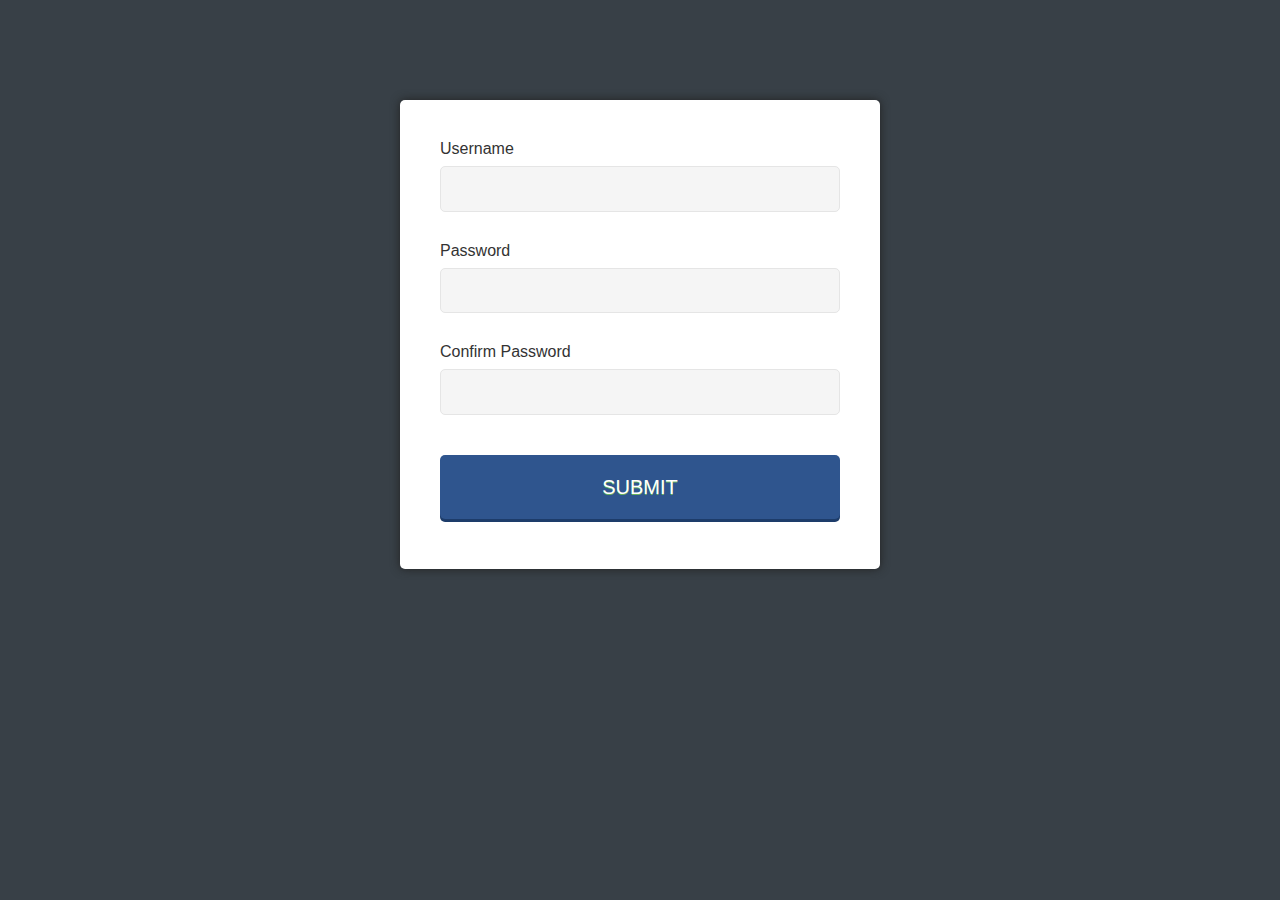
<file: jQuery/sign_up_form_complete/index.html>
<!DOCTYPE html>
<html>
<head>
	<title>Sign Up Form</title>
	<link rel="stylesheet" href="css/style.css" type="text/css" media="screen" title="no title" charset="utf-8">
</head>
<body>

	<form action="#" method="post">
		<p>
			<label for="username">Username</label>
			<input id="username" name="username" type="text">
		</p>
		<p>
			<label for="password">Password</label>
			<input id="password" name="password" type="password">
			<span>Enter a password longer than 8 characters</span>
		</p>
		<p>
			<label for="confirm_password">Confirm Password</label>
			<input id="confirm_password" name="confirm_password" type="password">
			<span>Please confirm your password</span>
		</p>
		<p>
			<input type="submit" value="SUBMIT" id="submit">
		</p>
	</form>
	<script src="http://code.jquery.com/jquery-1.11.0.min.js" type="text/javascript" charset="utf-8"></script>
	<script src="js/app.js" type="text/javascript" charset="utf-8"></script>
</body>
</html>
</file>
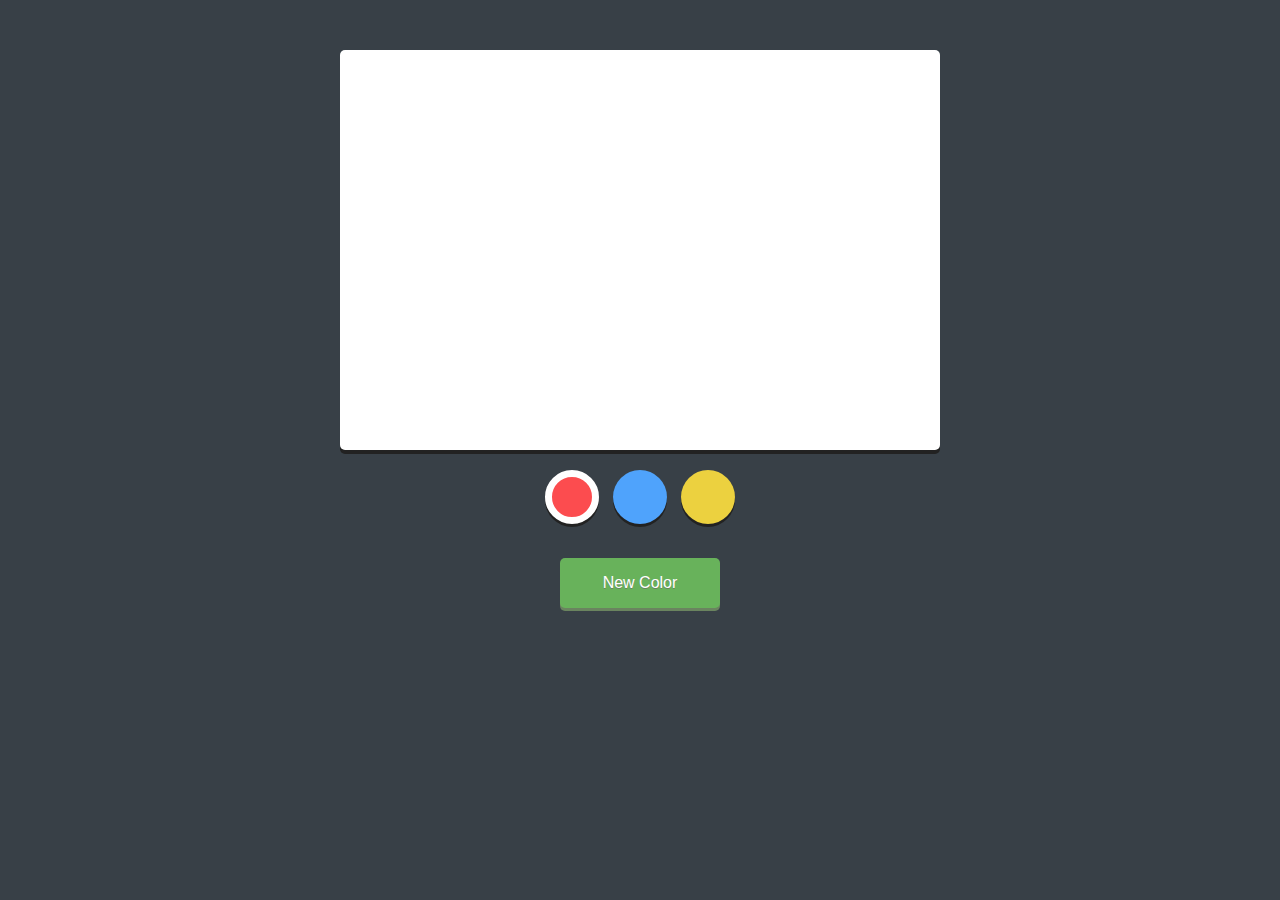
<file: jQuery/simple_drawing_complete/index.html>
<!DOCTYPE html>
<html>
<head>
	<title>Simple Drawing Application</title>
	<link rel="stylesheet" href="css/style.css" type="text/css" media="screen" title="no title" charset="utf-8">
</head>
<body>
	<canvas	width="600" height="400"></canvas>
	<div class="controls">
		<ul>
			<li class="red selected"></li>
			<li class="blue"></li>
			<li class="yellow"></li>
		</ul>
		<button id="revealColorSelect">New Color</button>
		<div id="colorSelect">
			<span id="newColor"></span>
			<div class="sliders">
				<p>
					<label for="red">Red</label>
					<input id="red" name="red" type="range" min=0 max=255 value=0>
				</p>
				<p>
					<label for="green">Green</label>
					<input id="green" name="green" type="range" min=0 max=255 value=0>
				</p>
				<p>
					<label for="blue">Blue</label>
					<input id="blue" name="blue" type="range" min=0 max=255 value=0>
				</p>
			</div>
			<div>
			<button id="addNewColor">Add Color</button>
			</div>
		</div>
	</div>
	<script src="http://code.jquery.com/jquery-1.11.0.min.js" type="text/javascript" charset="utf-8"></script>
	<script src="js/app.js" type="text/javascript" charset="utf-8"></script>	
</body>
</html>
</file>
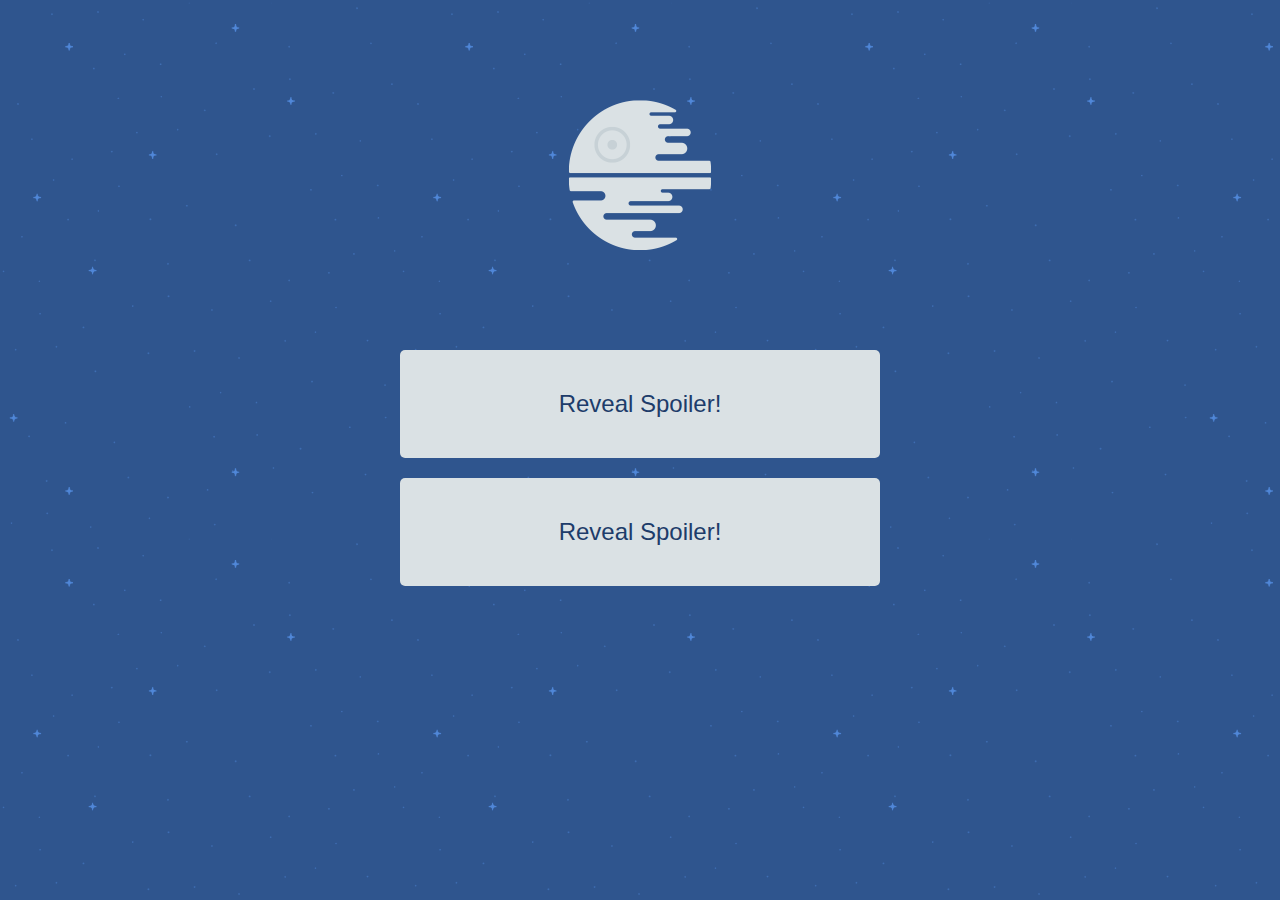
<file: jQuery/spoiler_complete/index.html>
<!DOCTYPE html>
<html>
<head>
	<title>Star Wars Spoilers</title>
	<link rel="stylesheet" href="css/style.css" type="text/css" media="screen" title="no title" charset="utf-8">
</head>
<body>
	<img src="img/deathstar.png" />
	<p class="spoiler">
		<!--Spoiler:-->
		<span>Darth Vader is Luke Skywalker's Father! Noooooooooooo!</span>
	</p>
	<p class="spoiler">
		<!--Spoiler:-->
		<span>Luke and Leia are siblings. Ew.</span>
	</p>
	<script src="http://code.jquery.com/jquery-1.11.0.min.js" type="text/javascript" charset="utf-8"></script>
	<script src="js/app.js" type="text/javascript" charset="utf-8"></script>
</body>
</html>
</file>
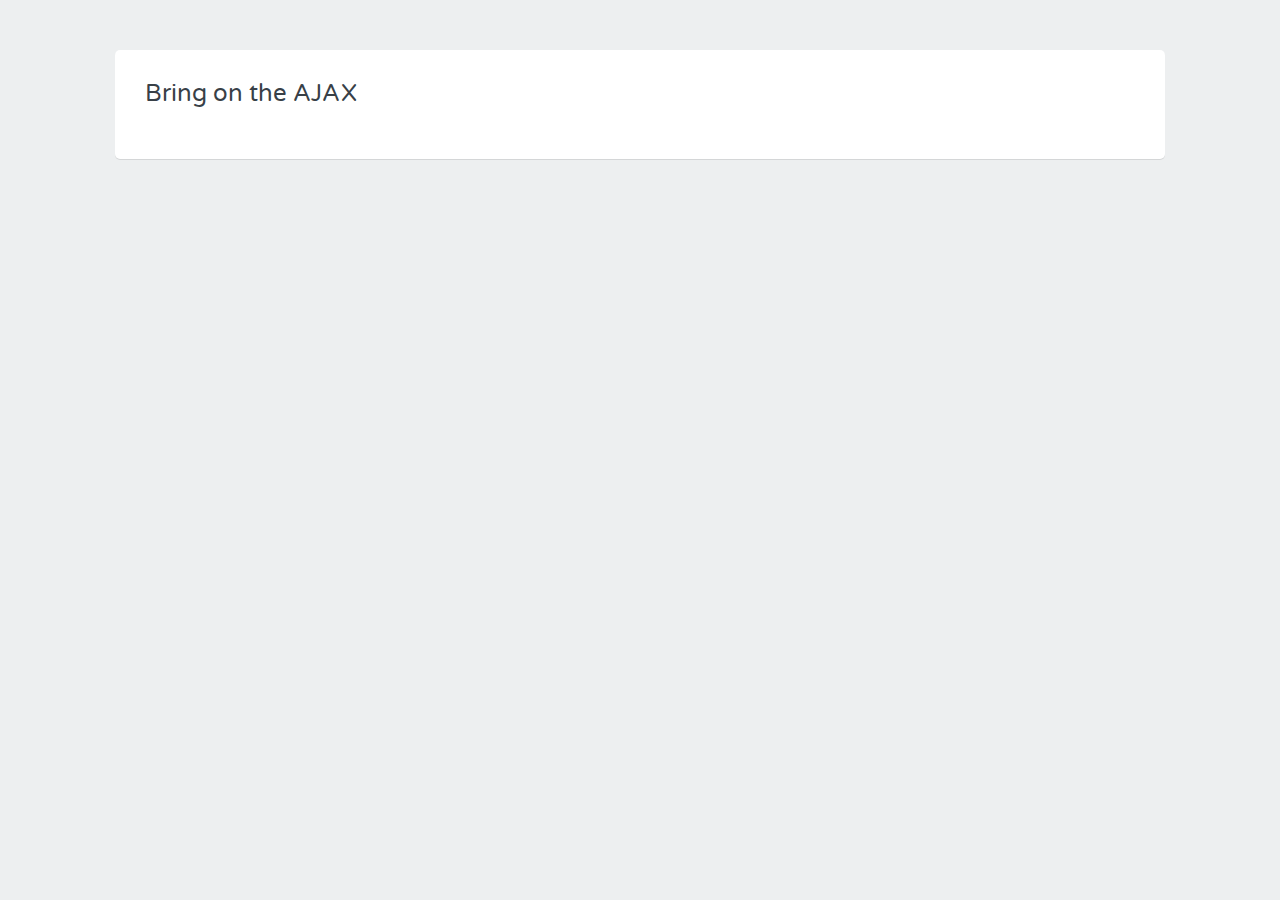
<file: AJAX_Basics_Project_Files/stage1/video3/index.html>
<!DOCTYPE html>
<html>
<head>
  <meta charset="utf-8">
  <link href='//fonts.googleapis.com/css?family=Varela+Round' rel='stylesheet' type='text/css'>
  <link rel="stylesheet" href="css/main.css">
  <title>AJAX with JavaScript</title>
  <script>
 
  </script>
</head>
<body>
  <div class="grid-container centered">
    <div class="grid-100">
      <div class="contained">
        <div class="grid-100">
          <div class="heading">
            <h1>Bring on the AJAX</h1>
          </div>
          <ul id="ajax">

          </ul>
        </div>
      </div>
    </div>
  </div>
</body>
</html>
</file>
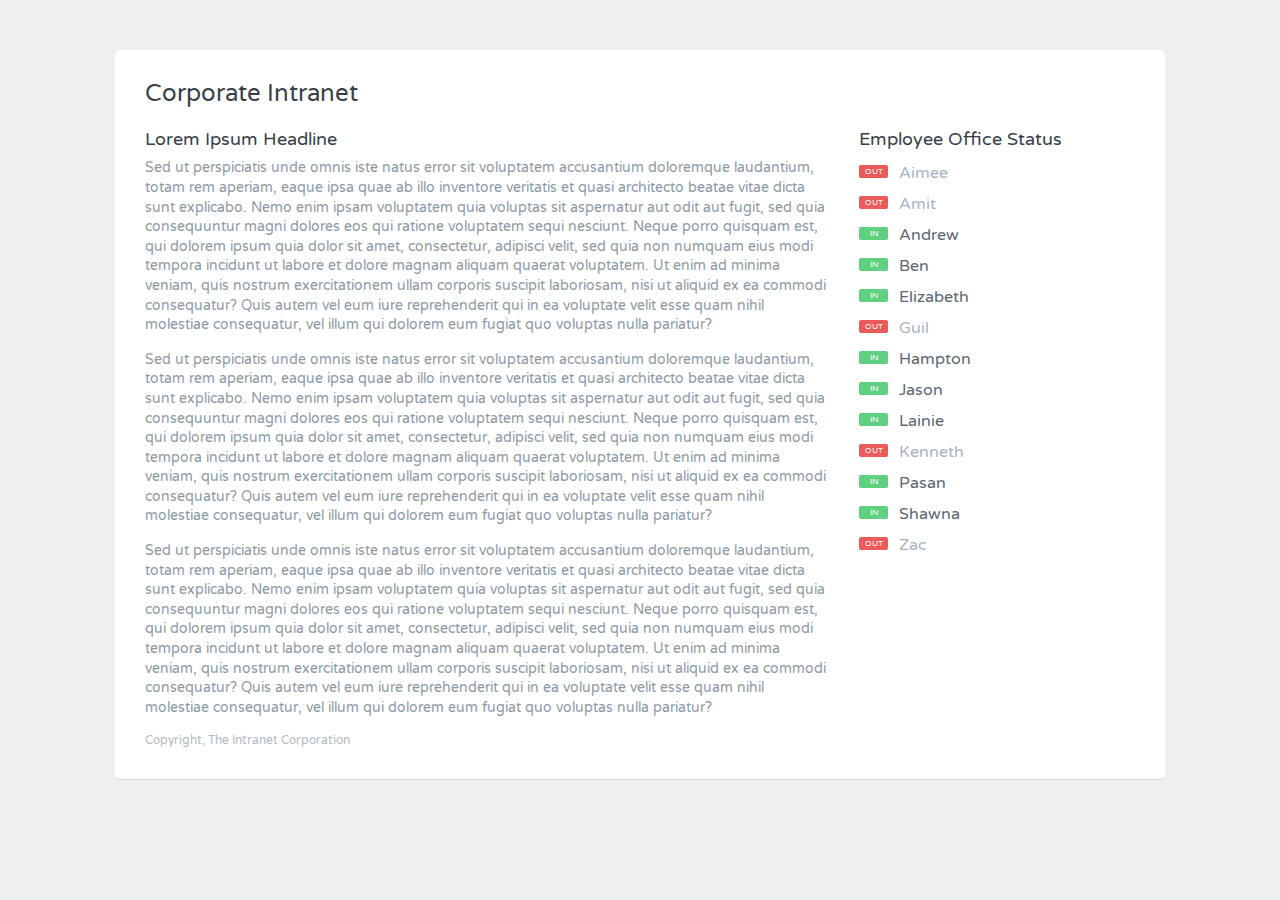
<file: AJAX_Basics_Project_Files/stage2/video4/index.html>
<!DOCTYPE html>
<html>
<head>
  <meta charset="utf-8">
  <title>AJAX Office Status Widget</title>
  <link href='http://fonts.googleapis.com/css?family=Varela+Round' rel='stylesheet' type='text/css'>
  <link rel="stylesheet" href="css/main.css">
  <script src="js/widget.js"></script>
</head>
<body>
  <div class="grid-container centered">
    <div class="grid-100">
      <div class="contained">
        <div class="grid-100">
          <div class="heading">
            <h1>Corporate Intranet</h1>
          </div>
        </div>
        <section class="grid-70 main">
          <h2>Lorem Ipsum Headline</h2>
          <p>Sed ut perspiciatis unde omnis iste natus error sit voluptatem accusantium doloremque laudantium, totam rem aperiam, eaque ipsa quae ab illo inventore veritatis et quasi architecto beatae vitae dicta sunt explicabo. Nemo enim ipsam voluptatem quia voluptas sit aspernatur aut odit aut fugit, sed quia consequuntur magni dolores eos qui ratione voluptatem sequi nesciunt. Neque porro quisquam est, qui dolorem ipsum quia dolor sit amet, consectetur, adipisci velit, sed quia non numquam eius modi tempora incidunt ut labore et dolore magnam aliquam quaerat voluptatem. Ut enim ad minima veniam, quis nostrum exercitationem ullam corporis suscipit laboriosam, nisi ut aliquid ex ea commodi consequatur? Quis autem vel eum iure reprehenderit qui in ea voluptate velit esse quam nihil molestiae consequatur, vel illum qui dolorem eum fugiat quo voluptas nulla pariatur?</p>
          <p>Sed ut perspiciatis unde omnis iste natus error sit voluptatem accusantium doloremque laudantium, totam rem aperiam, eaque ipsa quae ab illo inventore veritatis et quasi architecto beatae vitae dicta sunt explicabo. Nemo enim ipsam voluptatem quia voluptas sit aspernatur aut odit aut fugit, sed quia consequuntur magni dolores eos qui ratione voluptatem sequi nesciunt. Neque porro quisquam est, qui dolorem ipsum quia dolor sit amet, consectetur, adipisci velit, sed quia non numquam eius modi tempora incidunt ut labore et dolore magnam aliquam quaerat voluptatem. Ut enim ad minima veniam, quis nostrum exercitationem ullam corporis suscipit laboriosam, nisi ut aliquid ex ea commodi consequatur? Quis autem vel eum iure reprehenderit qui in ea voluptate velit esse quam nihil molestiae consequatur, vel illum qui dolorem eum fugiat quo voluptas nulla pariatur?</p>
          <p>Sed ut perspiciatis unde omnis iste natus error sit voluptatem accusantium doloremque laudantium, totam rem aperiam, eaque ipsa quae ab illo inventore veritatis et quasi architecto beatae vitae dicta sunt explicabo. Nemo enim ipsam voluptatem quia voluptas sit aspernatur aut odit aut fugit, sed quia consequuntur magni dolores eos qui ratione voluptatem sequi nesciunt. Neque porro quisquam est, qui dolorem ipsum quia dolor sit amet, consectetur, adipisci velit, sed quia non numquam eius modi tempora incidunt ut labore et dolore magnam aliquam quaerat voluptatem. Ut enim ad minima veniam, quis nostrum exercitationem ullam corporis suscipit laboriosam, nisi ut aliquid ex ea commodi consequatur? Quis autem vel eum iure reprehenderit qui in ea voluptate velit esse quam nihil molestiae consequatur, vel illum qui dolorem eum fugiat quo voluptas nulla pariatur?</p>
        </section>
        <aside class="grid-30 list">
          <h2>Employee Office Status</h2>
          <div id="employeeList">

          </div>
        </aside>
        <footer class="grid-100">
          <p>Copyright, The Intranet Corporation</p>
        </footer>
      </div>
    </div>
  </div>
</body>
</html>
</file>
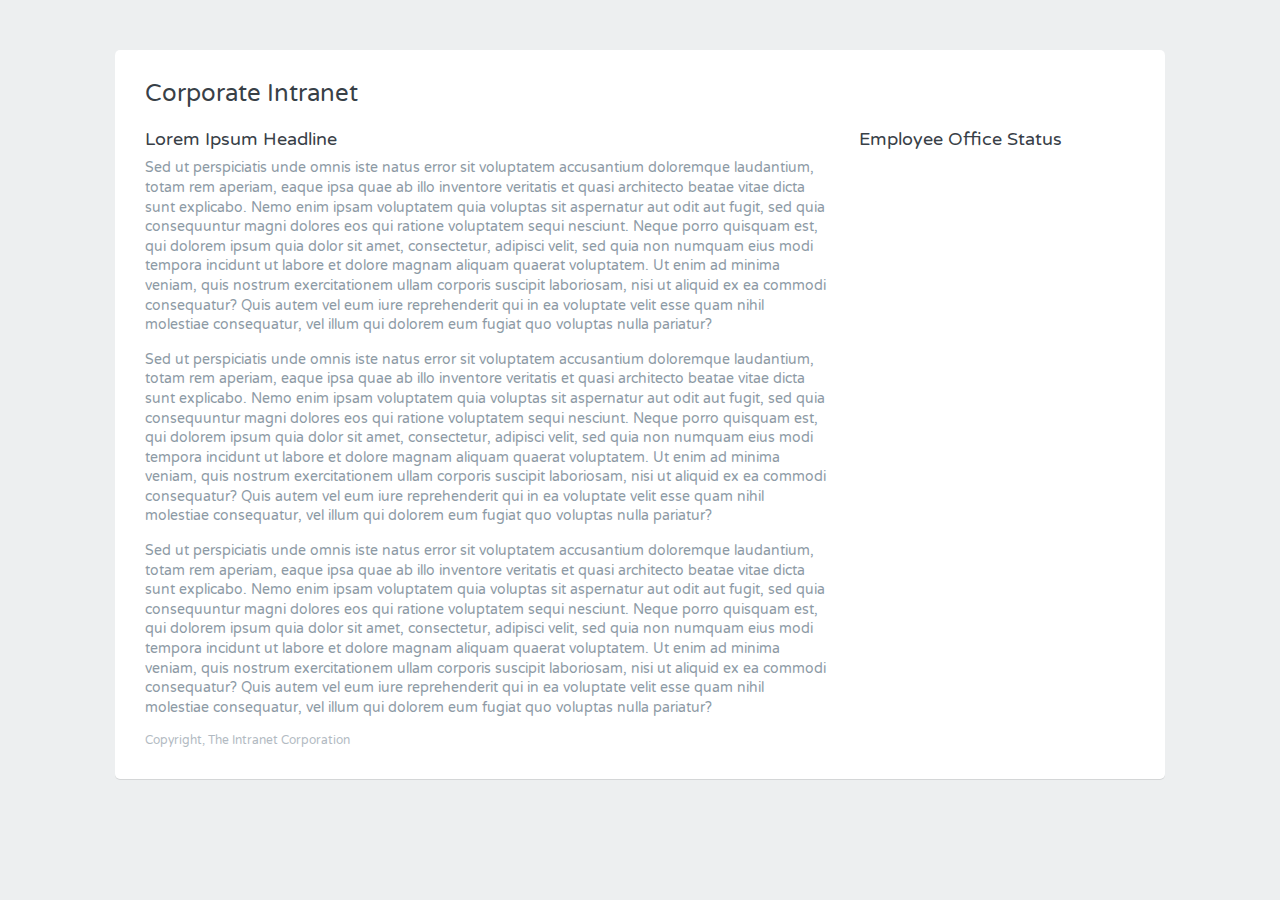
<file: AJAX_Basics_Project_Files/stage2/video5/index.html>
<!DOCTYPE html>
<html>
<head>
  <meta charset="utf-8">
  <title>AJAX Office Status Widget</title>
  <link href='//fonts.googleapis.com/css?family=Varela+Round' rel='stylesheet' type='text/css'>
  <link rel="stylesheet" href="css/main.css">
  <script src="js/widget.js"></script>
</head>
<body>
  <div class="grid-container centered">
    <div class="grid-100">
      <div class="contained">
        <div class="grid-100">
          <div class="heading">
            <h1>Corporate Intranet</h1>
          </div>
        </div>
        <section class="grid-70 main">
          <h2>Lorem Ipsum Headline</h2>
          <p>Sed ut perspiciatis unde omnis iste natus error sit voluptatem accusantium doloremque laudantium, totam rem aperiam, eaque ipsa quae ab illo inventore veritatis et quasi architecto beatae vitae dicta sunt explicabo. Nemo enim ipsam voluptatem quia voluptas sit aspernatur aut odit aut fugit, sed quia consequuntur magni dolores eos qui ratione voluptatem sequi nesciunt. Neque porro quisquam est, qui dolorem ipsum quia dolor sit amet, consectetur, adipisci velit, sed quia non numquam eius modi tempora incidunt ut labore et dolore magnam aliquam quaerat voluptatem. Ut enim ad minima veniam, quis nostrum exercitationem ullam corporis suscipit laboriosam, nisi ut aliquid ex ea commodi consequatur? Quis autem vel eum iure reprehenderit qui in ea voluptate velit esse quam nihil molestiae consequatur, vel illum qui dolorem eum fugiat quo voluptas nulla pariatur?</p>
          <p>Sed ut perspiciatis unde omnis iste natus error sit voluptatem accusantium doloremque laudantium, totam rem aperiam, eaque ipsa quae ab illo inventore veritatis et quasi architecto beatae vitae dicta sunt explicabo. Nemo enim ipsam voluptatem quia voluptas sit aspernatur aut odit aut fugit, sed quia consequuntur magni dolores eos qui ratione voluptatem sequi nesciunt. Neque porro quisquam est, qui dolorem ipsum quia dolor sit amet, consectetur, adipisci velit, sed quia non numquam eius modi tempora incidunt ut labore et dolore magnam aliquam quaerat voluptatem. Ut enim ad minima veniam, quis nostrum exercitationem ullam corporis suscipit laboriosam, nisi ut aliquid ex ea commodi consequatur? Quis autem vel eum iure reprehenderit qui in ea voluptate velit esse quam nihil molestiae consequatur, vel illum qui dolorem eum fugiat quo voluptas nulla pariatur?</p>
          <p>Sed ut perspiciatis unde omnis iste natus error sit voluptatem accusantium doloremque laudantium, totam rem aperiam, eaque ipsa quae ab illo inventore veritatis et quasi architecto beatae vitae dicta sunt explicabo. Nemo enim ipsam voluptatem quia voluptas sit aspernatur aut odit aut fugit, sed quia consequuntur magni dolores eos qui ratione voluptatem sequi nesciunt. Neque porro quisquam est, qui dolorem ipsum quia dolor sit amet, consectetur, adipisci velit, sed quia non numquam eius modi tempora incidunt ut labore et dolore magnam aliquam quaerat voluptatem. Ut enim ad minima veniam, quis nostrum exercitationem ullam corporis suscipit laboriosam, nisi ut aliquid ex ea commodi consequatur? Quis autem vel eum iure reprehenderit qui in ea voluptate velit esse quam nihil molestiae consequatur, vel illum qui dolorem eum fugiat quo voluptas nulla pariatur?</p>
        </section>
        <aside class="grid-30 list">
          <h2>Employee Office Status</h2>
          <div id="employeeList">

          </div>
        </aside>
        <footer class="grid-100">
          <p>Copyright, The Intranet Corporation</p>
        </footer>
      </div>
    </div>
  </div>
</body>
</html>
</file>
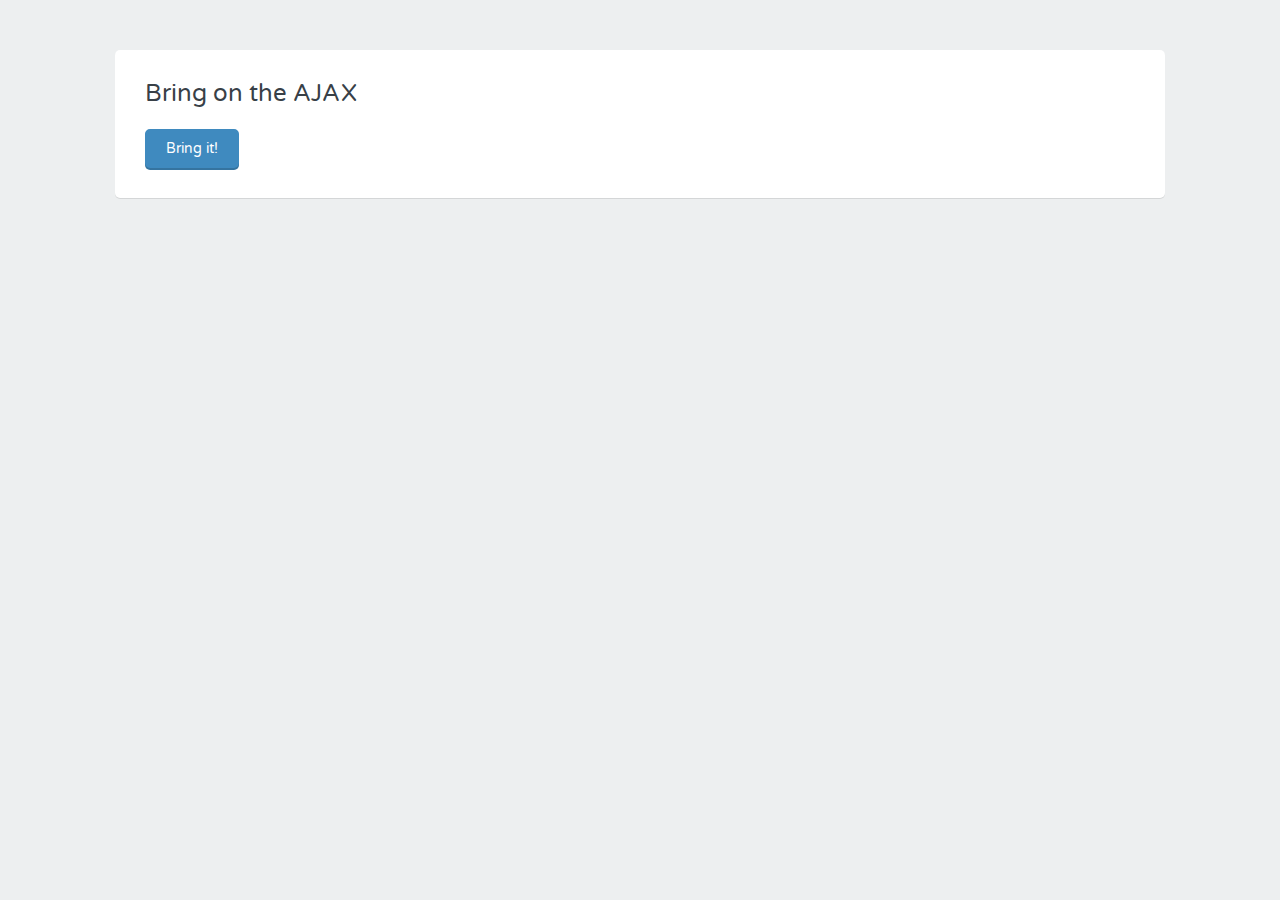
<file: AJAX_Basics_Project_Files/stage3/video1/index.html>
<!DOCTYPE html>
<html>
<head>
  <meta charset="utf-8">
  <link href='http://fonts.googleapis.com/css?family=Varela+Round' rel='stylesheet' type='text/css'>
  <link rel="stylesheet" href="css/main.css">
  <title>AJAX with JavaScript</title>
  <script src="http://code.jquery.com/jquery-1.11.0.min.js"></script>
	<script>
	function sendAJAX() {
		$('#ajax').load('sidebar.html');
		$('#load').hide();
	}
	</script>

</head>
<body>
  <div class="grid-container centered">
    <div class="grid-100">
      <div class="contained">
        <div class="grid-100">
          <div class="heading">
            <h1>Bring on the AJAX</h1>
          </div>
          <button id="load" onclick="sendAJAX()" class="button">Bring it!</button>
          <ul id="ajax">

          </ul>
        </div>
      </div>
    </div>
  </div>
</body>
</html>
</file>
<file: jQuery/sign_up_form_complete/css/style.css>
body {
  background: #384047;
  font-family: sans-serif;
  font-size: 10px
}
form {
  background: #fff;
  padding: 4em 4em 2em;
  max-width: 400px;
  margin: 100px auto 0;
  box-shadow: 0 0 1em #222;
  border-radius: 5px;
}
p {
  margin: 0 0 3em 0;
  position: relative;
}
label {
  display: block;
  font-size: 1.6em;
  margin: 0 0 .5em;
  color: #333;
}
input {
  display: block;
  box-sizing: border-box;
  width: 100%;
  outline: none
}
input[type="text"],
input[type="password"] {
  background: #f5f5f5;
  border: 1px solid #e5e5e5;
  font-size: 1.6em;
  padding: .8em .5em;
  border-radius: 5px;
}
input[type="text"]:focus,
input[type="password"]:focus {
  background: #fff
}
span {
  border-radius: 5px;
  display: block;
  font-size: 1.3em;
  text-align: center;
  position: absolute;
  background: #2F558E;
  left: 105%;
  top: 25px;
  width: 160px;
  padding: 7px 10px;
  color: #fff;
}
span:after {
  right: 100%;
  top: 50%;
  border: solid transparent;
  content: " ";
  height: 0;
  width: 0;
  position: absolute;
  pointer-events: none;
  border-color: rgba(136, 183, 213, 0);
  border-right-color: #2F558E;
  border-width: 8px;
  margin-top: -8px;
}
input[type="submit"] {
  background: #2F558E;
  box-shadow: 0 3px 0 0 #1D3C6A;
  border-radius: 5px;
  border: none;
  color: #fff;
  cursor: pointer;
  display: block;
  font-size: 2em;
  line-height: 1.6em;
  margin: 2em 0 0;
  outline: none;
  padding: .8em 0;
  text-shadow: 0 1px #68B25B;

}
</file>
<file: jQuery/simple_drawing_complete/css/style.css>
body {
	background: #384047;
	font-family: sans-serif;
}
canvas {
	background: #fff;
	display: block;
	margin: 50px auto 10px;
	border-radius: 5px;
	box-shadow: 0 4px 0 0 #222;
	cursor: url(../img/cursor.png), crosshair;
}
.controls {
	min-height: 60px;
	margin: 0 auto;
	width: 600px;
	border-radius: 5px;
	overflow: hidden;
}
ul {
	list-style:none;
	margin: 0;
	float: 	left;
	padding: 10px 0 20px;
	width: 100%;
	text-align: center;
}

ul li, #newColor {
	display:block;
	height: 54px;
	width: 54px;
	border-radius: 60px;
	cursor: pointer;
	border: 0;
	box-shadow: 0 3px 0 0 #222;
}

ul li {
	display: inline-block;
	margin: 0 5px 10px;
}

.red {
	background: #fc4c4f;
}

.blue {
	background: #4fa3fc;
}

.yellow {
	background: #ECD13F;
}

.selected {
	border: 7px solid #fff;
	width: 40px;
	height: 40px;
}
button {
	background: #68B25B;
	box-shadow: 0 3px 0 0 #6A845F;
	color: #fff;
	outline: none;
	cursor: pointer;
	text-shadow: 0 1px #6A845F;
	display: block;
	font-size: 16px;
	line-height: 40px;
}
#revealColorSelect {
	border: none;
	border-radius: 5px;
	margin: 10px auto;
	padding: 5px 20px;
	width: 160px;
}

/* New Color Palette */
#colorSelect {
	background: #fff;
	border-radius: 5px;
	clear: both;
	margin: 20px auto 0;
	padding: 10px;
	width: 305px;
	position: relative;
		
	display:none;
}
#colorSelect:after {
	bottom: 100%;
	left: 50%;
	border: solid transparent;
	content: " ";
	height: 0;
	width: 0;
	position: absolute;
	pointer-events: none;
	border-color: rgba(255, 255, 255, 0);
	border-bottom-color: #fff;
	border-width: 10px;
	margin-left: -10px;
}

#newColor {
	width: 80px;
	height: 80px;
	border-radius: 3px;
	box-shadow: none;
	float: left;
	border: none;
	margin: 10px 20px 20px 10px;

}
.sliders p {
	margin: 8px 0;
	vertical-align: middle;
}
.sliders label {
	display: inline-block;
	margin: 0 10px 0 0;
	width: 35px;
	font-size: 14px;
	color: #6D574E;
}
.sliders input {
	position: relative;
	top: 2px;
}
#colorSelect button {
	border: none;
	border-top: 1px solid #6A845F;
	border-radius: 0 0 5px 5px;
	clear: both;
	margin: 10px -10px -7px;
	padding: 5px 10px;
	width: 325px;
}
</file>
<file: jQuery/spoiler_complete/css/style.css>
body {
  background: #2f558e url(../img/bg.png) repeat 0 0;
  background-size: 400px auto;
  font-family: sans-serif;
}
img {
  display: block;
  width: 150px;
  margin: 100px auto;
}
button {
  background: #dae1e4;
  border: none;
  border-radius: 5px;
  color: #1d3c6a;
  font-size: 24px;
  width: 480px;
  padding: 40px 0;
  margin: -40px -20px;
  outline: none;
  cursor: pointer;
}
.spoiler {
	background: #1d3c6a;
  width: 440px;
  margin: 0 auto 20px;
  border-radius: 5px;
  padding: 40px 20px;
  text-align: center;
  font-size: 24px
}
.spoiler span {
  color: #dae1e4;
}
</file>
<file: AJAX_Basics_Project_Files/stage1/video3/css/main.css>
@charset "UTF-8";

.grid-container:before,
.grid-container:after {
  content: ".";
  display: block;
  overflow: hidden;
  visibility: hidden;
  font-size: 0;
  line-height: 0;
  width: 0;
  height: 0;
}

.grid-container:after {
  clear: both;
}

.grid-container {
  max-width: 1080px;
  position: relative;
}

.grid-100 {
  -webkit-box-sizing: border-box;
  -moz-box-sizing: border-box;
  box-sizing: border-box;
  padding-left: 15px;
  padding-right: 15px;
}

body {
  min-width: 320px;
}

@media screen {
  .grid-container:before,
  .grid-container:after {
    content: ".";
    display: block;
    overflow: hidden;
    visibility: hidden;
    font-size: 0;
    line-height: 0;
    width: 0;
    height: 0;
  }

  .grid-container:after {
    clear: both;
  }

  .grid-container {
    max-width: 1080px;
    position: relative;
  }

  .grid-100 {
    -webkit-box-sizing: border-box;
    -moz-box-sizing: border-box;
    box-sizing: border-box;
    padding-left: 15px;
    padding-right: 15px;
  }

  body {
    min-width: 320px;
  }
}

@media screen and (min-width: 1080px) {
  .grid-container:before,
  .grid-100:before,
  .grid-container:after,
  .grid-100:after {
    content: ".";
    display: block;
    overflow: hidden;
    visibility: hidden;
    font-size: 0;
    line-height: 0;
    width: 0;
    height: 0;
  }

  .grid-container:after,
  .grid-100:after {
    clear: both;
  }

  .grid-container {
    max-width: 1080px;
    position: relative;
  }

  .grid-100 {
    -webkit-box-sizing: border-box;
    -moz-box-sizing: border-box;
    box-sizing: border-box;
    padding-left: 15px;
    padding-right: 15px;
  }

  .grid-100 {
    clear: both;
    width: 100%;
  }
}

@media screen and (max-width: 400px) {
  @-ms-viewport {
    width: 320px;
  }
}

@media screen and (max-width: 680px) {
  .grid-container:before,
  .grid-container:after {
    content: ".";
    display: block;
    overflow: hidden;
    visibility: hidden;
    font-size: 0;
    line-height: 0;
    width: 0;
    height: 0;
  }

  .grid-container:after {
    clear: both;
  }

  .grid-container {
    max-width: 1080px;
    position: relative;
  }

  .grid-100 {
    -webkit-box-sizing: border-box;
    -moz-box-sizing: border-box;
    box-sizing: border-box;
    padding-left: 15px;
    padding-right: 15px;
  }
}

@media screen and (min-width: 680px) and (max-width: 1080px) {
  .grid-container:before,
  .grid-container:after {
    content: ".";
    display: block;
    overflow: hidden;
    visibility: hidden;
    font-size: 0;
    line-height: 0;
    width: 0;
    height: 0;
  }

  .grid-container:after {
    clear: both;
  }

  .grid-container {
    max-width: 1080px;
    position: relative;
  }

  .grid-100 {
    -webkit-box-sizing: border-box;
    -moz-box-sizing: border-box;
    box-sizing: border-box;
    padding-left: 15px;
    padding-right: 15px;
  }
}

.grid-container:before,
.grid-container:after {
  content: ".";
  display: block;
  overflow: hidden;
  visibility: hidden;
  font-size: 0;
  line-height: 0;
  width: 0;
  height: 0;
}

.grid-container:after {
  clear: both;
}

.grid-container {
  max-width: 1080px;
  position: relative;
}

.grid-100 {
  -webkit-box-sizing: border-box;
  -moz-box-sizing: border-box;
  box-sizing: border-box;
  padding-left: 15px;
  padding-right: 15px;
}

html,
body,
div,
h1,
h2,
p,
ul,
section {
  margin: 0;
  padding: 0;
  border: 0;
  font: inherit;
  font-size: 100%;
  vertical-align: baseline;
}

html {
  line-height: 1;
}

ul {
  list-style: none;
}

section {
  display: block;
}

body {
  background: #edeff0;
  padding: 50px 0 0;
  font-family: "Varela Round", "Helvetica Neue", Helvetica, Arial, sans-serif;
  font-size: 62.5%;
}

.centered {
  margin: 0 auto;
}

.contained {
  background: white;
  padding: 30px 15px;
  margin-bottom: 30px;
  position: relative;
  overflow: hidden;
  -webkit-border-radius: 5px;
  -moz-border-radius: 5px;
  -ms-border-radius: 5px;
  -o-border-radius: 5px;
  border-radius: 5px;
  -webkit-box-shadow: 0 1px 0 0 rgba(0, 0, 0, 0.1);
  -moz-box-shadow: 0 1px 0 0 rgba(0, 0, 0, 0.1);
  box-shadow: 0 1px 0 0 rgba(0, 0, 0, 0.1);
}

.heading {
  margin-bottom: 20px;
}

h1,
h2 {
  font-size: 2.4em;
  font-weight: 500;
  margin-bottom: 8px;
  color: #384047;
  line-height: 1.2;
}

h2 {
  font-size: 1.8em;
}

p {
  color: #8d9aa5;
  font-size: 1.4em;
  margin-bottom: 15px;
  line-height: 1.4;
}

.button {
  background: #3f8abf;
  padding: 8px 18px;
  font-family: "Varela Round", "Helvetica Neue", Helvetica, Arial, sans-serif;
  font-size: 1.4em;
  color: white;
  font-weight: 500;
  border: 3px solid #3f8abf;
  outline: none;
  cursor: pointer;
  display: -moz-inline-stack;
  display: inline-block;
  vertical-align: middle;
  *vertical-align: auto;
  zoom: 1;
  *display: inline;
  -webkit-border-radius: 5px;
  -moz-border-radius: 5px;
  -ms-border-radius: 5px;
  -o-border-radius: 5px;
  border-radius: 5px;
  -webkit-box-shadow: 0 2px 0 0 #3574a0;
  -moz-box-shadow: 0 2px 0 0 #3574a0;
  box-shadow: 0 2px 0 0 #3574a0;
  -webkit-transition: 0.3s;
  -moz-transition: 0.3s;
  -o-transition: 0.3s;
  transition: 0.3s;
}

.button:hover {
  background: #397cac;
  border-color: #397cac;
  -webkit-box-shadow: 0 2px 0 0 #2c6085;
  -moz-box-shadow: 0 2px 0 0 #2c6085;
  box-shadow: 0 2px 0 0 #2c6085;
}

.response {
  padding: 30px;
  background: #fbfbfc;
  border: 1px solid #e2e5e8;
  -webkit-border-radius: 5px;
  -moz-border-radius: 5px;
  -ms-border-radius: 5px;
  -o-border-radius: 5px;
  border-radius: 5px;
}

.response p {
  margin: 0;
}
</file>
<file: AJAX_Basics_Project_Files/stage2/video4/css/main.css>
@charset "UTF-8";

.grid-container:before,
.grid-container:after {
  content: ".";
  display: block;
  overflow: hidden;
  visibility: hidden;
  font-size: 0;
  line-height: 0;
  width: 0;
  height: 0;
}

.grid-container:after {
  clear: both;
}

.grid-container {
  max-width: 1080px;
  position: relative;
}

.grid-30,
.grid-70,
.grid-100 {
  -webkit-box-sizing: border-box;
  -moz-box-sizing: border-box;
  box-sizing: border-box;
  padding-left: 15px;
  padding-right: 15px;
}

body {
  min-width: 320px;
}

@media screen {
  .grid-container:before,
  .grid-container:after {
    content: ".";
    display: block;
    overflow: hidden;
    visibility: hidden;
    font-size: 0;
    line-height: 0;
    width: 0;
    height: 0;
  }

  .grid-container:after {
    clear: both;
  }

  .grid-container {
    max-width: 1080px;
    position: relative;
  }

  .grid-30,
  .grid-70,
  .grid-100 {
    -webkit-box-sizing: border-box;
    -moz-box-sizing: border-box;
    box-sizing: border-box;
    padding-left: 15px;
    padding-right: 15px;
  }

  body {
    min-width: 320px;
  }
}

@media screen and (min-width: 1080px) {
  .grid-container:before,
  .grid-100:before,
  .grid-container:after,
  .grid-100:after {
    content: ".";
    display: block;
    overflow: hidden;
    visibility: hidden;
    font-size: 0;
    line-height: 0;
    width: 0;
    height: 0;
  }

  .grid-container:after,
  .grid-100:after {
    clear: both;
  }

  .grid-container {
    max-width: 1080px;
    position: relative;
  }

  .grid-30,
  .grid-70,
  .grid-100 {
    -webkit-box-sizing: border-box;
    -moz-box-sizing: border-box;
    box-sizing: border-box;
    padding-left: 15px;
    padding-right: 15px;
  }

  .grid-30 {
    float: left;
    width: 30%;
  }

  .grid-70 {
    float: left;
    width: 70%;
  }

  .grid-100 {
    clear: both;
    width: 100%;
  }
}

@media screen and (max-width: 400px) {
  @-ms-viewport {
    width: 320px;
  }
}

@media screen and (max-width: 680px) {
  .grid-container:before,
  .grid-container:after {
    content: ".";
    display: block;
    overflow: hidden;
    visibility: hidden;
    font-size: 0;
    line-height: 0;
    width: 0;
    height: 0;
  }

  .grid-container:after {
    clear: both;
  }

  .grid-container {
    max-width: 1080px;
    position: relative;
  }

  .grid-30,
  .grid-70,
  .grid-100 {
    -webkit-box-sizing: border-box;
    -moz-box-sizing: border-box;
    box-sizing: border-box;
    padding-left: 15px;
    padding-right: 15px;
  }
}

@media screen and (min-width: 680px) and (max-width: 1080px) {
  .grid-container:before,
  .grid-container:after {
    content: ".";
    display: block;
    overflow: hidden;
    visibility: hidden;
    font-size: 0;
    line-height: 0;
    width: 0;
    height: 0;
  }

  .grid-container:after {
    clear: both;
  }

  .grid-container {
    max-width: 1080px;
    position: relative;
  }

  .grid-30,
  .grid-70,
  .grid-100 {
    -webkit-box-sizing: border-box;
    -moz-box-sizing: border-box;
    box-sizing: border-box;
    padding-left: 15px;
    padding-right: 15px;
  }
}

.grid-container:before,
.grid-container:after {
  content: ".";
  display: block;
  overflow: hidden;
  visibility: hidden;
  font-size: 0;
  line-height: 0;
  width: 0;
  height: 0;
}

.grid-container:after {
  clear: both;
}

.grid-container {
  max-width: 1080px;
  position: relative;
}

.grid-30,
.grid-70,
.grid-100 {
  -webkit-box-sizing: border-box;
  -moz-box-sizing: border-box;
  box-sizing: border-box;
  padding-left: 15px;
  padding-right: 15px;
}

html,
body,
div,
h1,
h2,
p,
ul,
li,
aside,
footer,
section {
  margin: 0;
  padding: 0;
  border: 0;
  font: inherit;
  font-size: 100%;
  vertical-align: baseline;
}

html {
  line-height: 1;
}

ul {
  list-style: none;
}

aside,
footer,
section {
  display: block;
}

body {
  background: #edeff0;
  padding: 50px 0 0;
  font-family: "Varela Round", "Helvetica Neue", Helvetica, Arial, sans-serif;
  font-size: 62.5%;
}

.centered {
  margin: 0 auto;
}

.contained {
  background: white;
  padding: 30px 15px;
  margin-bottom: 30px;
  position: relative;
  overflow: hidden;
  -webkit-border-radius: 5px;
  -moz-border-radius: 5px;
  -ms-border-radius: 5px;
  -o-border-radius: 5px;
  border-radius: 5px;
  -webkit-box-shadow: 0 1px 0 0 rgba(0, 0, 0, 0.1);
  -moz-box-shadow: 0 1px 0 0 rgba(0, 0, 0, 0.1);
  box-shadow: 0 1px 0 0 rgba(0, 0, 0, 0.1);
}

.heading {
  margin-bottom: 20px;
}

h1,
h2 {
  font-size: 2.4em;
  font-weight: 500;
  margin-bottom: 8px;
  color: #384047;
  line-height: 1.2;
}

h2 {
  font-size: 1.8em;
}

aside h2 {
  margin-bottom: 15px;
}

p {
  color: #8d9aa5;
  font-size: 1.4em;
  margin-bottom: 15px;
  line-height: 1.4;
}

ul li {
  margin: 15px 0 0;
  font-size: 1.6em;
  color: #8d9aa5;
  position: relative;
}

ul.bulleted li {
  padding-left: 40px;
}

ul.bulleted li:before {
  position: absolute;
  top: 0;
  left: 0;
  color: white;
  font-size: .5em;
  padding: 3px 2px 2px;
  border-radius: 2px;
  text-align: center;
  width: 25px;
}

ul.bulleted .in {
  color: #5A6772;
}

ul.bulleted .in:before {
  content: "IN";
  background-color: #5fcf80;
}

ul.bulleted .out {
  color: #A7B4BF;
}

ul.bulleted .out:before {
  content: "OUT";
  background-color: #ed5a5a;
}

footer p {
  color: #b2bac2;
  font-size: 1.15em;
  margin: 0;
}
</file>
<file: AJAX_Basics_Project_Files/stage2/video5/css/main.css>
@charset "UTF-8";

.grid-container:before,
.grid-container:after {
  content: ".";
  display: block;
  overflow: hidden;
  visibility: hidden;
  font-size: 0;
  line-height: 0;
  width: 0;
  height: 0;
}

.grid-container:after {
  clear: both;
}

.grid-container {
  max-width: 1080px;
  position: relative;
}

.grid-30,
.grid-70,
.grid-100 {
  -webkit-box-sizing: border-box;
  -moz-box-sizing: border-box;
  box-sizing: border-box;
  padding-left: 15px;
  padding-right: 15px;
}

body {
  min-width: 320px;
}

@media screen {
  .grid-container:before,
  .grid-container:after {
    content: ".";
    display: block;
    overflow: hidden;
    visibility: hidden;
    font-size: 0;
    line-height: 0;
    width: 0;
    height: 0;
  }

  .grid-container:after {
    clear: both;
  }

  .grid-container {
    max-width: 1080px;
    position: relative;
  }

  .grid-30,
  .grid-70,
  .grid-100 {
    -webkit-box-sizing: border-box;
    -moz-box-sizing: border-box;
    box-sizing: border-box;
    padding-left: 15px;
    padding-right: 15px;
  }

  body {
    min-width: 320px;
  }
}

@media screen and (min-width: 1080px) {
  .grid-container:before,
  .grid-100:before,
  .grid-container:after,
  .grid-100:after {
    content: ".";
    display: block;
    overflow: hidden;
    visibility: hidden;
    font-size: 0;
    line-height: 0;
    width: 0;
    height: 0;
  }

  .grid-container:after,
  .grid-100:after {
    clear: both;
  }

  .grid-container {
    max-width: 1080px;
    position: relative;
  }

  .grid-30,
  .grid-70,
  .grid-100 {
    -webkit-box-sizing: border-box;
    -moz-box-sizing: border-box;
    box-sizing: border-box;
    padding-left: 15px;
    padding-right: 15px;
  }

  .grid-30 {
    float: left;
    width: 30%;
  }

  .grid-70 {
    float: left;
    width: 70%;
  }

  .grid-100 {
    clear: both;
    width: 100%;
  }
}

@media screen and (max-width: 400px) {
  @-ms-viewport {
    width: 320px;
  }
}

@media screen and (max-width: 680px) {
  .grid-container:before,
  .grid-container:after {
    content: ".";
    display: block;
    overflow: hidden;
    visibility: hidden;
    font-size: 0;
    line-height: 0;
    width: 0;
    height: 0;
  }

  .grid-container:after {
    clear: both;
  }

  .grid-container {
    max-width: 1080px;
    position: relative;
  }

  .grid-30,
  .grid-70,
  .grid-100 {
    -webkit-box-sizing: border-box;
    -moz-box-sizing: border-box;
    box-sizing: border-box;
    padding-left: 15px;
    padding-right: 15px;
  }
}

@media screen and (min-width: 680px) and (max-width: 1080px) {
  .grid-container:before,
  .grid-container:after {
    content: ".";
    display: block;
    overflow: hidden;
    visibility: hidden;
    font-size: 0;
    line-height: 0;
    width: 0;
    height: 0;
  }

  .grid-container:after {
    clear: both;
  }

  .grid-container {
    max-width: 1080px;
    position: relative;
  }

  .grid-30,
  .grid-70,
  .grid-100 {
    -webkit-box-sizing: border-box;
    -moz-box-sizing: border-box;
    box-sizing: border-box;
    padding-left: 15px;
    padding-right: 15px;
  }
}

.grid-container:before,
.grid-container:after {
  content: ".";
  display: block;
  overflow: hidden;
  visibility: hidden;
  font-size: 0;
  line-height: 0;
  width: 0;
  height: 0;
}

.grid-container:after {
  clear: both;
}

.grid-container {
  max-width: 1080px;
  position: relative;
}

.grid-30,
.grid-70,
.grid-100 {
  -webkit-box-sizing: border-box;
  -moz-box-sizing: border-box;
  box-sizing: border-box;
  padding-left: 15px;
  padding-right: 15px;
}

html,
body,
div,
h1,
h2,
p,
ul,
li,
aside,
footer,
section {
  margin: 0;
  padding: 0;
  border: 0;
  font: inherit;
  font-size: 100%;
  vertical-align: baseline;
}

html {
  line-height: 1;
}

ul {
  list-style: none;
}

aside,
footer,
section {
  display: block;
}

body {
  background: #edeff0;
  padding: 50px 0 0;
  font-family: "Varela Round", "Helvetica Neue", Helvetica, Arial, sans-serif;
  font-size: 62.5%;
}

.centered {
  margin: 0 auto;
}

.contained {
  background: white;
  padding: 30px 15px;
  margin-bottom: 30px;
  position: relative;
  overflow: hidden;
  -webkit-border-radius: 5px;
  -moz-border-radius: 5px;
  -ms-border-radius: 5px;
  -o-border-radius: 5px;
  border-radius: 5px;
  -webkit-box-shadow: 0 1px 0 0 rgba(0, 0, 0, 0.1);
  -moz-box-shadow: 0 1px 0 0 rgba(0, 0, 0, 0.1);
  box-shadow: 0 1px 0 0 rgba(0, 0, 0, 0.1);
}

.heading {
  margin-bottom: 20px;
}

h1,
h2 {
  font-size: 2.4em;
  font-weight: 500;
  margin-bottom: 8px;
  color: #384047;
  line-height: 1.2;
}

h2 {
  font-size: 1.8em;
}

aside h2 {
  margin-bottom: 15px;
}

p {
  color: #8d9aa5;
  font-size: 1.4em;
  margin-bottom: 15px;
  line-height: 1.4;
}

ul li {
  margin: 15px 0 0;
  font-size: 1.6em;
  color: #8d9aa5;
  position: relative;
}

ul.bulleted li {
  padding-left: 40px;
}

ul.bulleted li:before {
  position: absolute;
  top: 0;
  left: 0;
  color: white;
  font-size: .5em;
  padding: 3px 2px 2px;
  border-radius: 2px;
  text-align: center;
  width: 25px;
}

ul.bulleted .in {
  color: #5A6772;
}

ul.bulleted .in:before {
  content: "IN";
  background-color: #5fcf80;
}

ul.bulleted .out {
  color: #A7B4BF;
}

ul.bulleted .out:before {
  content: "OUT";
  background-color: #ed5a5a;
}

footer p {
  color: #b2bac2;
  font-size: 1.15em;
  margin: 0;
}
</file>
<file: AJAX_Basics_Project_Files/stage3/video1/css/main.css>
@charset "UTF-8";

.grid-container:before,
.grid-container:after {
  content: ".";
  display: block;
  overflow: hidden;
  visibility: hidden;
  font-size: 0;
  line-height: 0;
  width: 0;
  height: 0;
}

.grid-container:after {
  clear: both;
}

.grid-container {
  max-width: 1080px;
  position: relative;
}

.grid-100 {
  -webkit-box-sizing: border-box;
  -moz-box-sizing: border-box;
  box-sizing: border-box;
  padding-left: 15px;
  padding-right: 15px;
}

body {
  min-width: 320px;
}

@media screen {
  .grid-container:before,
  .grid-container:after {
    content: ".";
    display: block;
    overflow: hidden;
    visibility: hidden;
    font-size: 0;
    line-height: 0;
    width: 0;
    height: 0;
  }

  .grid-container:after {
    clear: both;
  }

  .grid-container {
    max-width: 1080px;
    position: relative;
  }

  .grid-100 {
    -webkit-box-sizing: border-box;
    -moz-box-sizing: border-box;
    box-sizing: border-box;
    padding-left: 15px;
    padding-right: 15px;
  }

  body {
    min-width: 320px;
  }
}

@media screen and (min-width: 1080px) {
  .grid-container:before,
  .grid-100:before,
  .grid-container:after,
  .grid-100:after {
    content: ".";
    display: block;
    overflow: hidden;
    visibility: hidden;
    font-size: 0;
    line-height: 0;
    width: 0;
    height: 0;
  }

  .grid-container:after,
  .grid-100:after {
    clear: both;
  }

  .grid-container {
    max-width: 1080px;
    position: relative;
  }

  .grid-100 {
    -webkit-box-sizing: border-box;
    -moz-box-sizing: border-box;
    box-sizing: border-box;
    padding-left: 15px;
    padding-right: 15px;
  }

  .grid-100 {
    clear: both;
    width: 100%;
  }
}

@media screen and (max-width: 400px) {
  @-ms-viewport {
    width: 320px;
  }
}

@media screen and (max-width: 680px) {
  .grid-container:before,
  .grid-container:after {
    content: ".";
    display: block;
    overflow: hidden;
    visibility: hidden;
    font-size: 0;
    line-height: 0;
    width: 0;
    height: 0;
  }

  .grid-container:after {
    clear: both;
  }

  .grid-container {
    max-width: 1080px;
    position: relative;
  }

  .grid-100 {
    -webkit-box-sizing: border-box;
    -moz-box-sizing: border-box;
    box-sizing: border-box;
    padding-left: 15px;
    padding-right: 15px;
  }
}

@media screen and (min-width: 680px) and (max-width: 1080px) {
  .grid-container:before,
  .grid-container:after {
    content: ".";
    display: block;
    overflow: hidden;
    visibility: hidden;
    font-size: 0;
    line-height: 0;
    width: 0;
    height: 0;
  }

  .grid-container:after {
    clear: both;
  }

  .grid-container {
    max-width: 1080px;
    position: relative;
  }

  .grid-100 {
    -webkit-box-sizing: border-box;
    -moz-box-sizing: border-box;
    box-sizing: border-box;
    padding-left: 15px;
    padding-right: 15px;
  }
}

.grid-container:before,
.grid-container:after {
  content: ".";
  display: block;
  overflow: hidden;
  visibility: hidden;
  font-size: 0;
  line-height: 0;
  width: 0;
  height: 0;
}

.grid-container:after {
  clear: both;
}

.grid-container {
  max-width: 1080px;
  position: relative;
}

.grid-100 {
  -webkit-box-sizing: border-box;
  -moz-box-sizing: border-box;
  box-sizing: border-box;
  padding-left: 15px;
  padding-right: 15px;
}

html,
body,
div,
h1,
h2,
p,
ul,
section {
  margin: 0;
  padding: 0;
  border: 0;
  font: inherit;
  font-size: 100%;
  vertical-align: baseline;
}

html {
  line-height: 1;
}

ul {
  list-style: none;
}

section {
  display: block;
}

body {
  background: #edeff0;
  padding: 50px 0 0;
  font-family: "Varela Round", "Helvetica Neue", Helvetica, Arial, sans-serif;
  font-size: 62.5%;
}

.centered {
  margin: 0 auto;
}

.contained {
  background: white;
  padding: 30px 15px;
  margin-bottom: 30px;
  position: relative;
  overflow: hidden;
  -webkit-border-radius: 5px;
  -moz-border-radius: 5px;
  -ms-border-radius: 5px;
  -o-border-radius: 5px;
  border-radius: 5px;
  -webkit-box-shadow: 0 1px 0 0 rgba(0, 0, 0, 0.1);
  -moz-box-shadow: 0 1px 0 0 rgba(0, 0, 0, 0.1);
  box-shadow: 0 1px 0 0 rgba(0, 0, 0, 0.1);
}

.heading {
  margin-bottom: 20px;
}

h1,
h2 {
  font-size: 2.4em;
  font-weight: 500;
  margin-bottom: 8px;
  color: #384047;
  line-height: 1.2;
}

h2 {
  font-size: 1.8em;
}

p {
  color: #8d9aa5;
  font-size: 1.4em;
  margin-bottom: 15px;
  line-height: 1.4;
}

.button {
  background: #3f8abf;
  padding: 8px 18px;
  font-family: "Varela Round", "Helvetica Neue", Helvetica, Arial, sans-serif;
  font-size: 1.4em;
  color: white;
  font-weight: 500;
  border: 3px solid #3f8abf;
  outline: none;
  cursor: pointer;
  display: -moz-inline-stack;
  display: inline-block;
  vertical-align: middle;
  *vertical-align: auto;
  zoom: 1;
  *display: inline;
  -webkit-border-radius: 5px;
  -moz-border-radius: 5px;
  -ms-border-radius: 5px;
  -o-border-radius: 5px;
  border-radius: 5px;
  -webkit-box-shadow: 0 2px 0 0 #3574a0;
  -moz-box-shadow: 0 2px 0 0 #3574a0;
  box-shadow: 0 2px 0 0 #3574a0;
  -webkit-transition: 0.3s;
  -moz-transition: 0.3s;
  -o-transition: 0.3s;
  transition: 0.3s;
}

.button:hover {
  background: #397cac;
  border-color: #397cac;
  -webkit-box-shadow: 0 2px 0 0 #2c6085;
  -moz-box-shadow: 0 2px 0 0 #2c6085;
  box-shadow: 0 2px 0 0 #2c6085;
}

.response {
  padding: 30px;
  background: #fbfbfc;
  border: 1px solid #e2e5e8;
  -webkit-border-radius: 5px;
  -moz-border-radius: 5px;
  -ms-border-radius: 5px;
  -o-border-radius: 5px;
  border-radius: 5px;
}

.response p {
  margin: 0;
}
</file>
